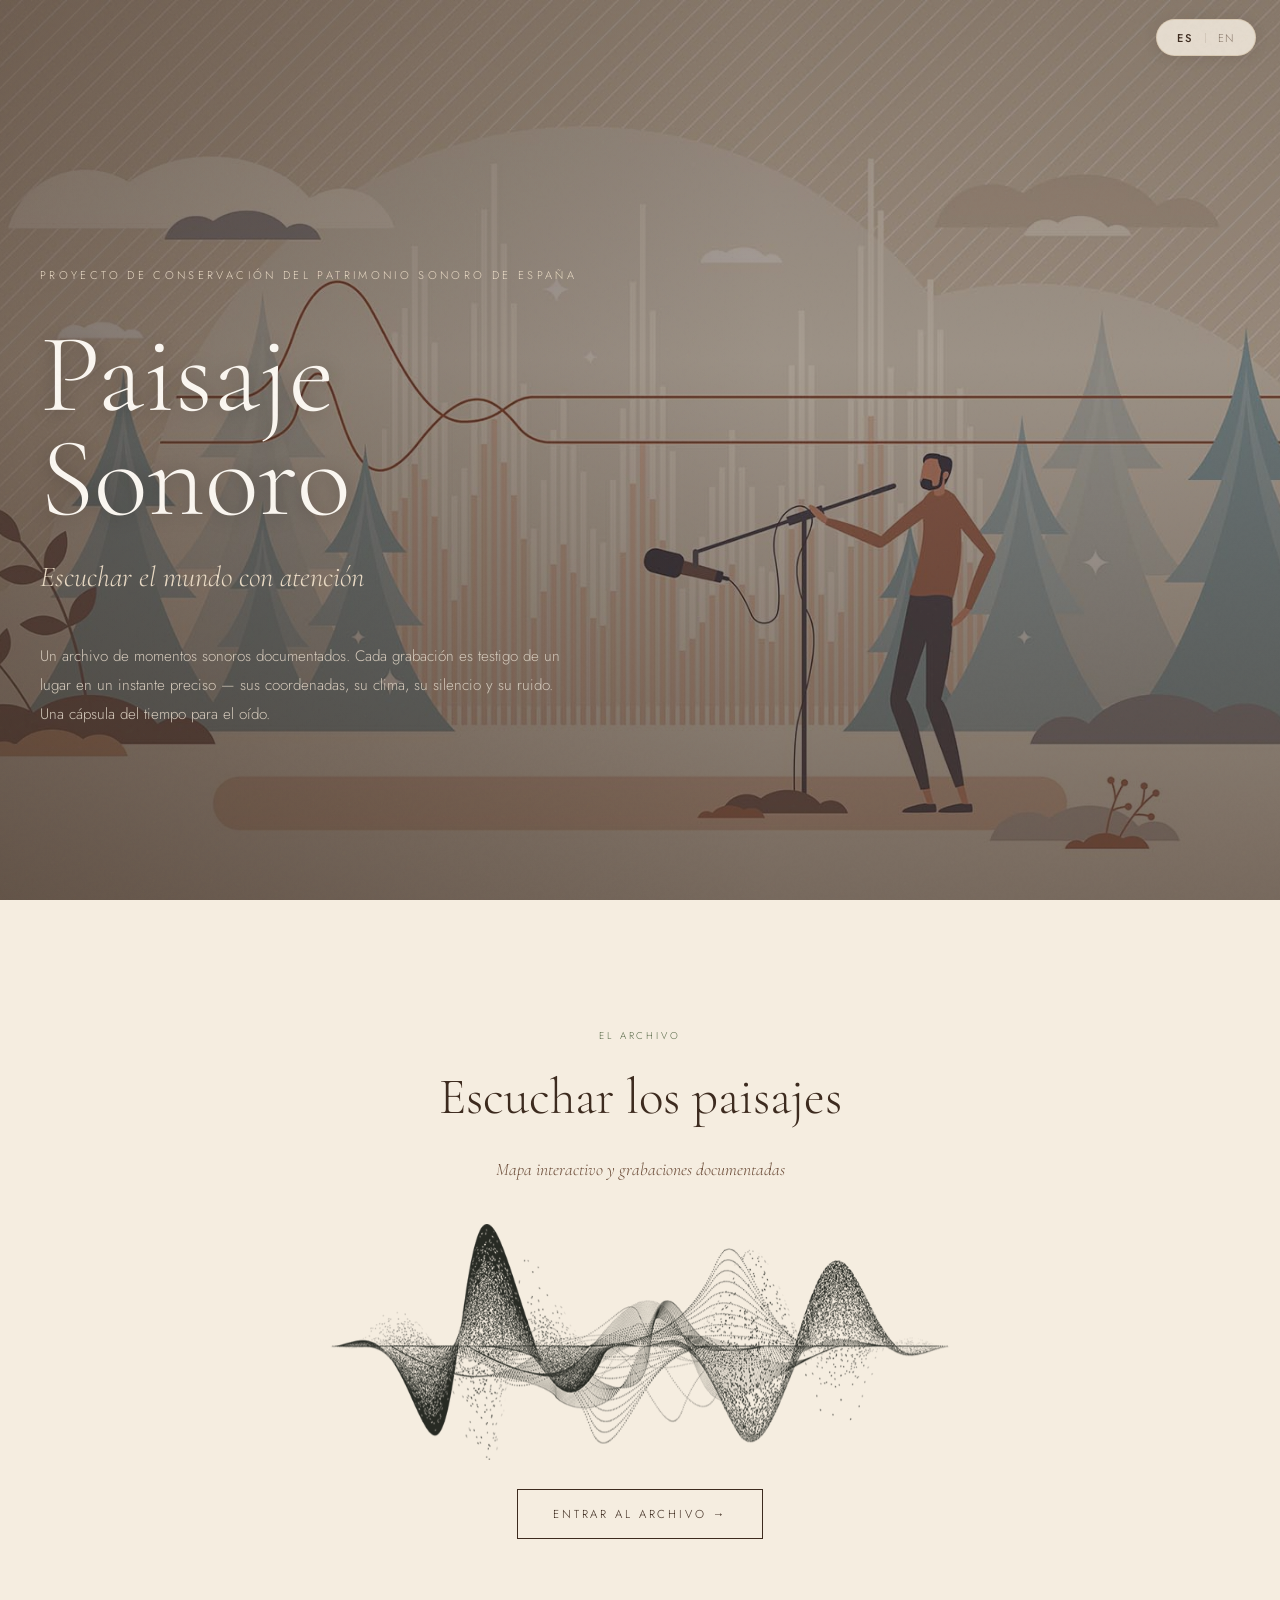
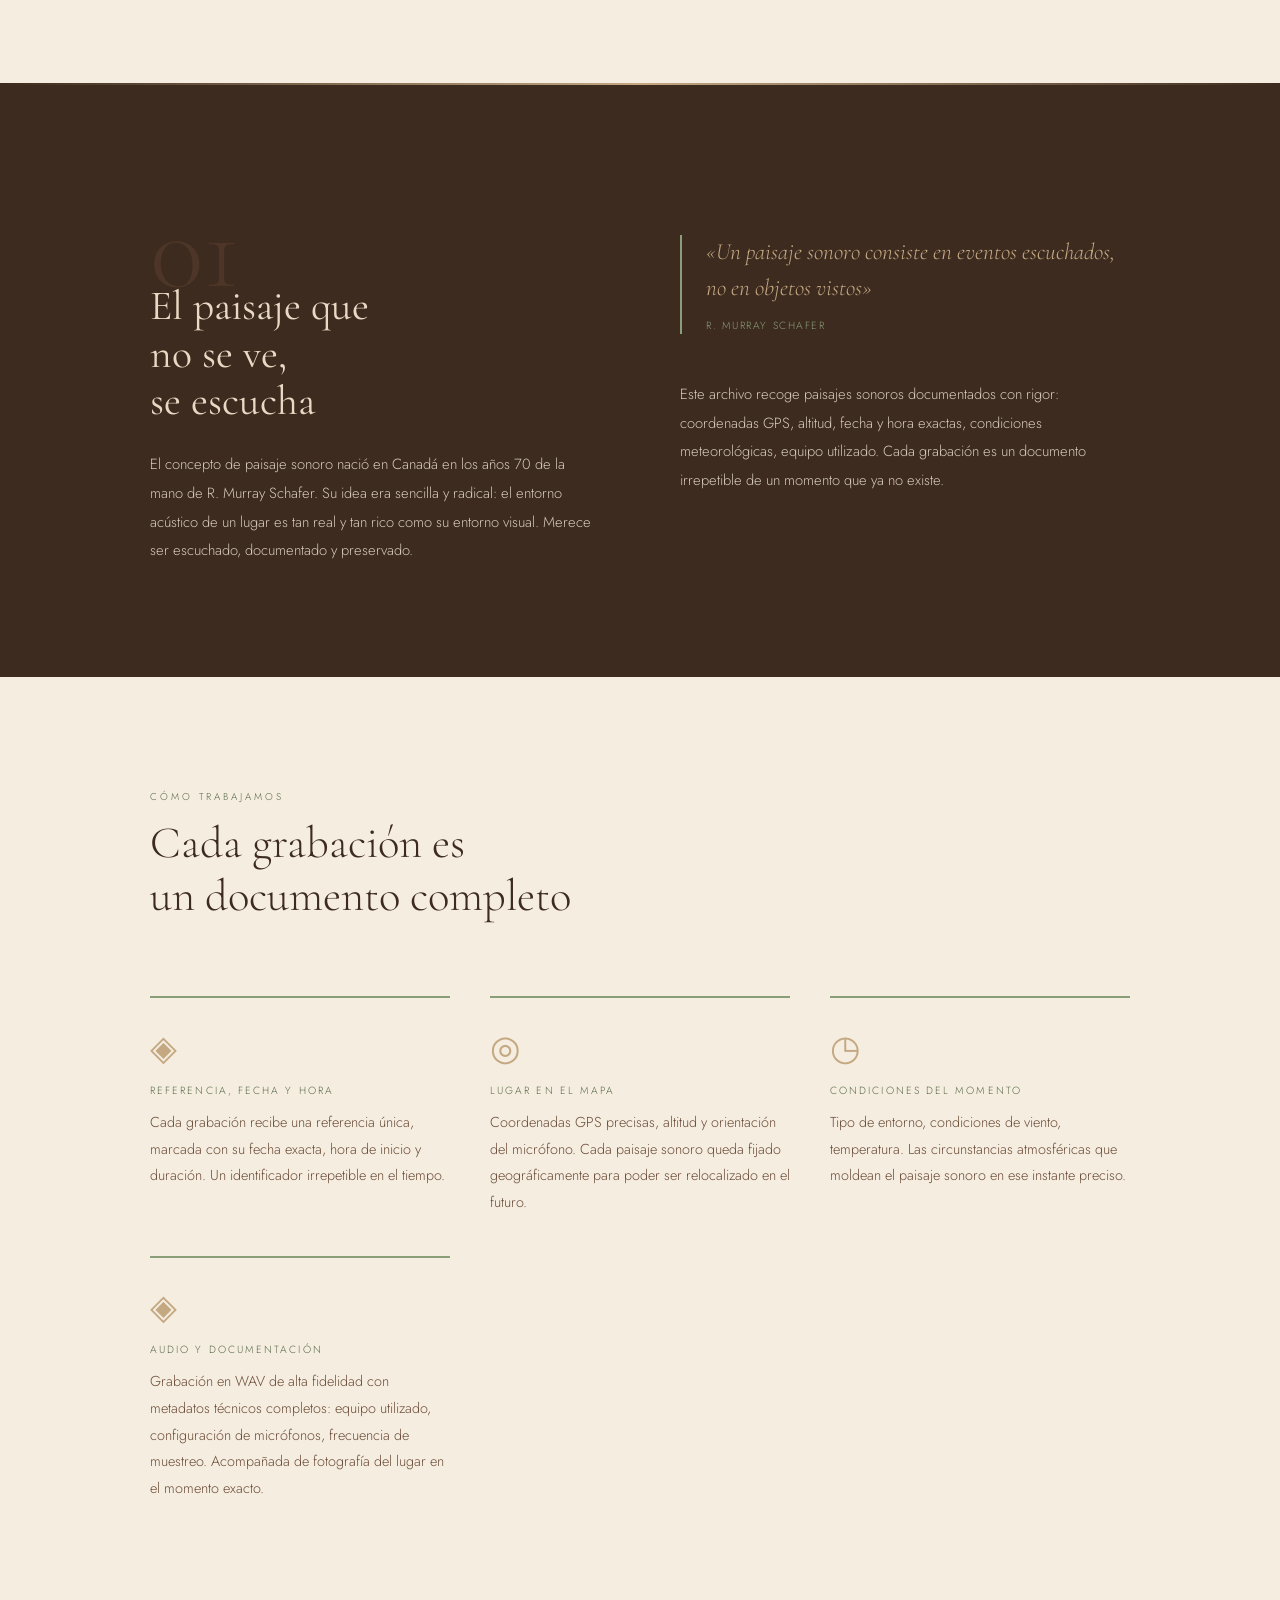
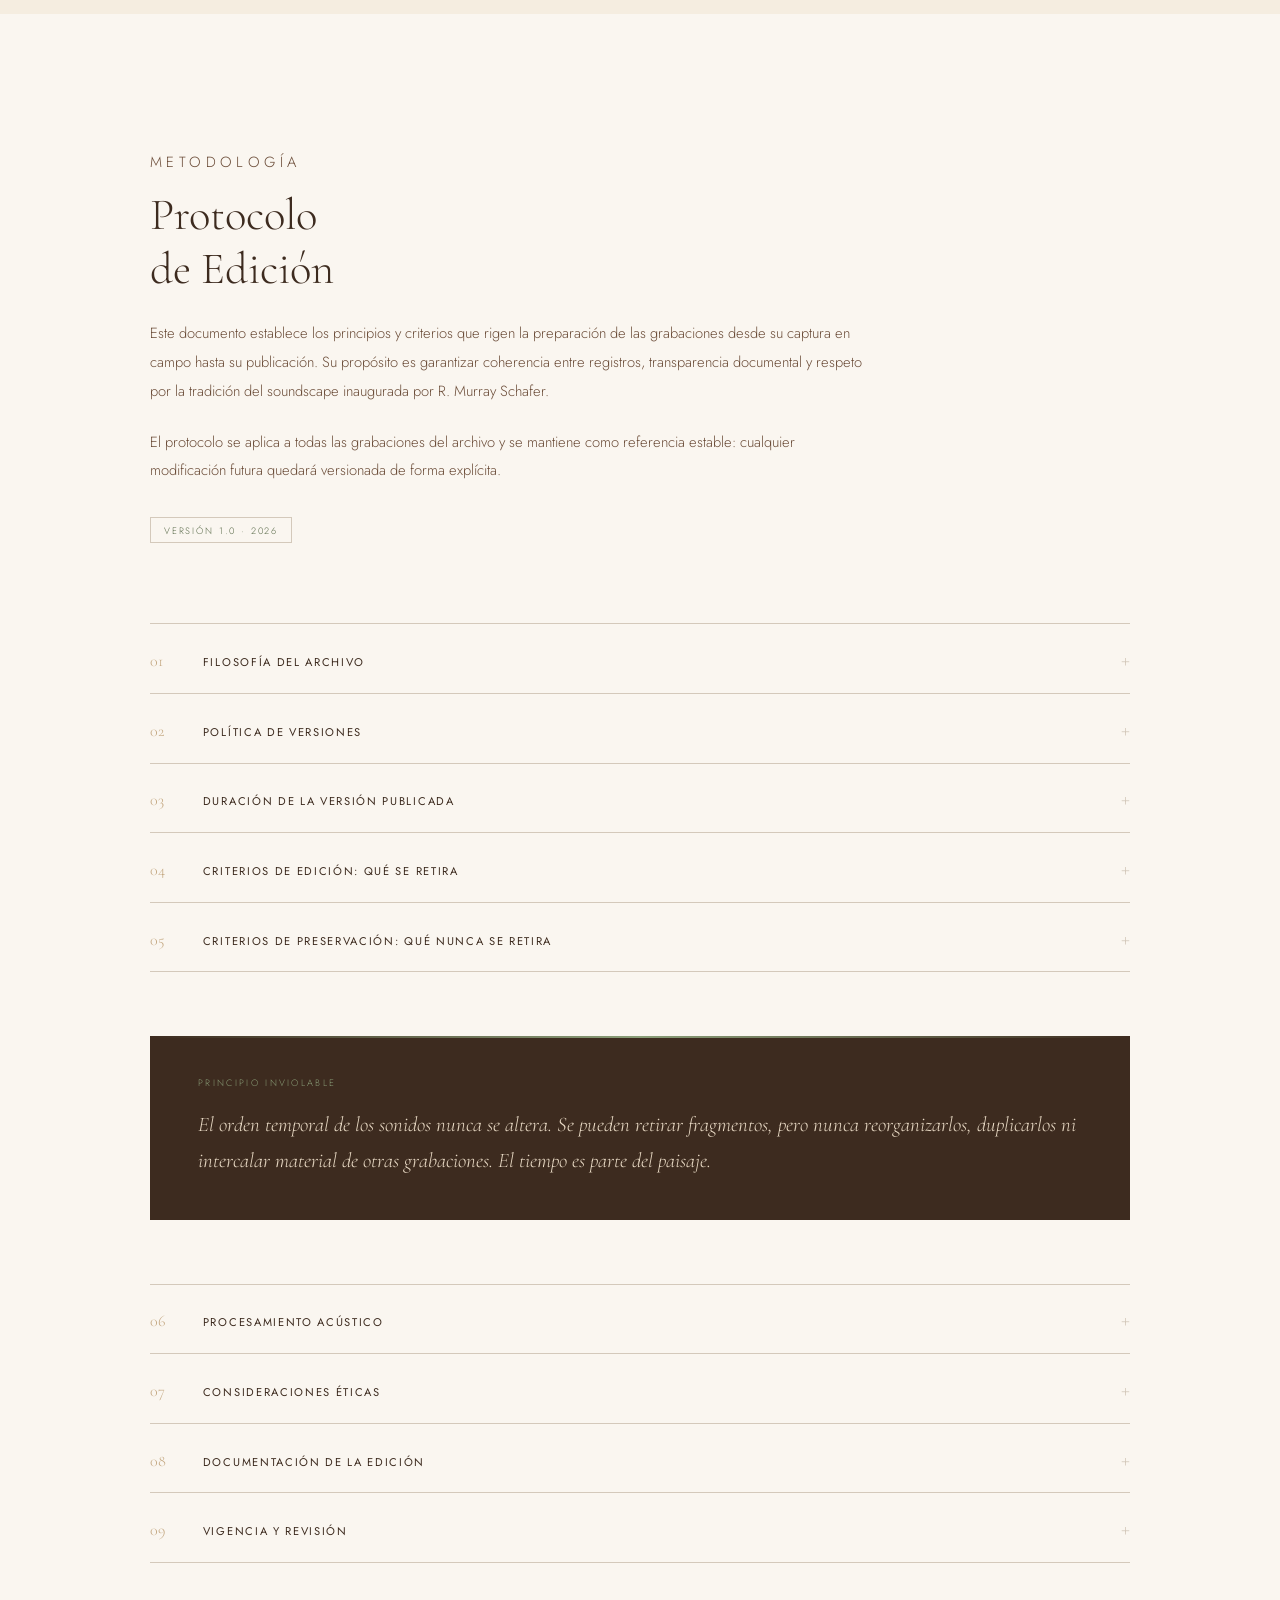
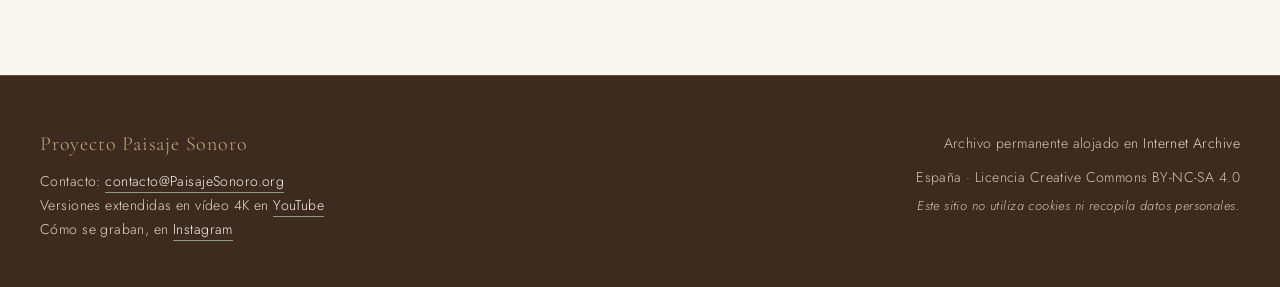
<file: index.html>
<!DOCTYPE html>
<html lang="es">
<head>
  <meta charset="UTF-8">
  <meta name="viewport" content="width=device-width, initial-scale=1.0">

  <title>Paisaje Sonoro · Archivo de paisajes sonoros documentados</title>

  <meta
    name="description"
    data-es="Archivo público y gratuito de paisajes sonoros documentados de España. Cada grabación es testigo de un lugar en un instante preciso."
    data-en="Public, free archive of documented soundscapes from Spain. Each recording witnesses a place at a precise instant."
    content="Archivo público y gratuito de paisajes sonoros documentados de España. Cada grabación es testigo de un lugar en un instante preciso.">

  <!-- Idioma alternativo / canonical -->
  <link rel="canonical" href="https://paisajesonoro.org/">
  <link rel="alternate" hreflang="es" href="https://paisajesonoro.org/">
  <link rel="alternate" hreflang="en" href="https://paisajesonoro.org/">
  <link rel="alternate" hreflang="x-default" href="https://paisajesonoro.org/">

  <!-- Open Graph -->
  <meta property="og:title" content="Paisaje Sonoro · Archivo de paisajes sonoros documentados">
  <meta property="og:description" content="Archivo público y gratuito de paisajes sonoros documentados de España.">
  <meta property="og:image" content="https://paisajesonoro.org/img/hero-grabacion.jpg">
  <meta property="og:url" content="https://paisajesonoro.org/">
  <meta property="og:type" content="website">
  <meta property="og:locale" content="es_ES">
  <meta property="og:locale:alternate" content="en_US">

  <!-- Twitter Card -->
  <meta name="twitter:card" content="summary_large_image">
  <meta name="twitter:title" content="Paisaje Sonoro">
  <meta name="twitter:description" content="Archivo público y gratuito de paisajes sonoros documentados de España.">
  <meta name="twitter:image" content="https://paisajesonoro.org/img/hero-grabacion.jpg">

  <!-- Favicon -->
  <link rel="icon" type="image/svg+xml" href="favicon.svg">
  <link rel="icon" type="image/png" sizes="32x32" href="img/favicon/favicon-32.png">
  <link rel="icon" type="image/png" sizes="16x16" href="img/favicon/favicon-16.png">
  <link rel="apple-touch-icon" sizes="180x180" href="img/favicon/favicon-180.png">
  <link rel="manifest" href="site.webmanifest">
  <meta name="theme-color" content="#3d2b1f">

  <!-- Tipografías (carga asíncrona para no bloquear el render) -->
  <link rel="preconnect" href="https://fonts.googleapis.com">
  <link rel="preconnect" href="https://fonts.gstatic.com" crossorigin>
  <link rel="preload" as="style"
        href="https://fonts.googleapis.com/css2?family=Cormorant+Garamond:ital,wght@0,300;0,400;0,500;1,300;1,400&family=Jost:wght@200;300;400;500&display=swap"
        onload="this.onload=null;this.rel='stylesheet'">
  <noscript>
    <link rel="stylesheet" href="https://fonts.googleapis.com/css2?family=Cormorant+Garamond:ital,wght@0,300;0,400;0,500;1,300;1,400&family=Jost:wght@200;300;400;500&display=swap">
  </noscript>

  <!-- Estilos compartidos -->
  <link rel="stylesheet" href="css/estilos.css?v=e03cbcfe">

  <!-- Toggle de idioma -->
  <script src="js/lang.js?v=927f91c9" defer></script>
</head>
<body>

  <!-- TOGGLE ES/EN -->
  <div class="lang-toggle">
    <button class="lang-btn active" id="btn-es" onclick="setLang('es')">ES</button>
    <div class="lang-divider"></div>
    <button class="lang-btn" id="btn-en" onclick="setLang('en')">EN</button>
  </div>


  <main>

  <!-- SECCIÓN: Hero a sangre con la imagen de la persona grabando -->
  <section class="hero">
    <div class="hero-content">
      <p class="proyecto-label">
        <span class="es">Proyecto de Conservación del Patrimonio Sonoro de España</span>
        <span class="en">Soundscape Heritage Conservation Project of Spain</span>
      </p>
      <h1 class="titulo-principal">Paisaje<br>Sonoro</h1>
      <p class="titulo-secundario">
        <span class="es">Escuchar el mundo con atención</span>
        <span class="en">Listening to the world with attention</span>
      </p>
      <p class="descripcion">
        <span class="es">Un archivo de momentos sonoros documentados. Cada grabación es testigo de un lugar en un instante preciso — sus coordenadas, su clima, su silencio y su ruido. Una cápsula del tiempo para el oído.</span>
        <span class="en">An archive of documented sonic moments. Each recording witnesses a place at a precise instant — its coordinates, its weather, its silence and its sound. A time capsule for the ear.</span>
      </p>
    </div>
  </section>


  <!-- SECCIÓN: Botón de acceso al archivo (con la onda integrada) -->
  <section class="s-acceso">
    <a class="acceso-link" href="archivo.html" aria-label="Entrar al archivo de paisajes sonoros">
      <p class="acceso-label">
        <span class="es">El archivo</span>
        <span class="en">The archive</span>
      </p>
      <h2 class="acceso-titulo">
        <span class="es">Escuchar los paisajes</span>
        <span class="en">Listen to the soundscapes</span>
      </h2>
      <p class="acceso-subtitulo">
        <span class="es">Mapa interactivo y grabaciones documentadas</span>
        <span class="en">Interactive map and documented recordings</span>
      </p>
      <div class="acceso-onda">
        <img src="img/onda-acceso.png" alt="" width="800" height="304">
      </div>
      <span class="acceso-cta">
        <span class="es">Entrar al archivo →</span>
        <span class="en">Enter the archive →</span>
      </span>
    </a>
  </section>


  <!-- SECCIÓN: Concepto -->
  <section class="s-concepto">
    <div class="concepto-inner">
      <div>
        <div class="c-num">01</div>
        <h2 class="c-titulo es">El paisaje que<br>no se ve,<br>se escucha</h2>
        <h2 class="c-titulo en">The landscape<br>unseen,<br>only heard</h2>
        <p class="c-texto es">El concepto de paisaje sonoro nació en Canadá en los años 70 de la mano de R. Murray Schafer. Su idea era sencilla y radical: el entorno acústico de un lugar es tan real y tan rico como su entorno visual. Merece ser escuchado, documentado y preservado.</p>
        <p class="c-texto en">The concept of soundscape was born in Canada in the 1970s through R. Murray Schafer. His idea was simple and radical: the acoustic environment of a place is as real and as rich as its visual environment. It deserves to be heard, documented and preserved.</p>
      </div>
      <div>
        <div class="c-cita es">«Un paisaje sonoro consiste en eventos escuchados, no en objetos vistos»<small>R. Murray Schafer</small></div>
        <div class="c-cita en">"A soundscape consists of events heard, not objects seen"<small>R. Murray Schafer</small></div>
        <br><br>
        <p class="c-texto es">Este archivo recoge paisajes sonoros documentados con rigor: coordenadas GPS, altitud, fecha y hora exactas, condiciones meteorológicas, equipo utilizado. Cada grabación es un documento irrepetible de un momento que ya no existe.</p>
        <p class="c-texto en">This archive collects soundscapes documented with rigour: GPS coordinates, altitude, exact date and time, weather conditions, equipment used. Each recording is an unrepeatable document of a moment that no longer exists.</p>
      </div>
    </div>
  </section>


  <!-- SECCIÓN: Método -->
  <section class="s-metodo">
    <div class="m-header">
      <p class="s-etiqueta es">Cómo trabajamos</p>
      <p class="s-etiqueta en">How we work</p>
      <h2 class="s-titulo es">Cada grabación es<br>un documento completo</h2>
      <h2 class="s-titulo en">Each recording is<br>a complete document</h2>
    </div>
    <div class="m-grid">
      <div class="m-item">
        <span class="m-icono">◈</span>
        <p class="m-nombre es">Referencia, Fecha y Hora</p>
        <p class="m-nombre en">Reference, Date and Time</p>
        <p class="m-desc es">Cada grabación recibe una referencia única, marcada con su fecha exacta, hora de inicio y duración. Un identificador irrepetible en el tiempo.</p>
        <p class="m-desc en">Each recording receives a unique reference, marked with its exact date, start time and duration. An unrepeatable identifier in time.</p>
      </div>
      <div class="m-item">
        <span class="m-icono">◎</span>
        <p class="m-nombre es">Lugar en el Mapa</p>
        <p class="m-nombre en">Place on the Map</p>
        <p class="m-desc es">Coordenadas GPS precisas, altitud y orientación del micrófono. Cada paisaje sonoro queda fijado geográficamente para poder ser relocalizado en el futuro.</p>
        <p class="m-desc en">Precise GPS coordinates, altitude and microphone orientation. Each soundscape is geographically fixed so it can be relocated in the future.</p>
      </div>
      <div class="m-item">
        <span class="m-icono">◷</span>
        <p class="m-nombre es">Condiciones del Momento</p>
        <p class="m-nombre en">Conditions of the Moment</p>
        <p class="m-desc es">Tipo de entorno, condiciones de viento, temperatura. Las circunstancias atmosféricas que moldean el paisaje sonoro en ese instante preciso.</p>
        <p class="m-desc en">Environment type, wind conditions, temperature. The atmospheric circumstances that shape the soundscape at that precise instant.</p>
      </div>
      <div class="m-item">
        <span class="m-icono">◈</span>
        <p class="m-nombre es">Audio y Documentación</p>
        <p class="m-nombre en">Audio and Documentation</p>
        <p class="m-desc es">Grabación en WAV de alta fidelidad con metadatos técnicos completos: equipo utilizado, configuración de micrófonos, frecuencia de muestreo. Acompañada de fotografía del lugar en el momento exacto.</p>
        <p class="m-desc en">High-fidelity WAV recording with complete technical metadata: equipment used, microphone configuration, sampling rate. Accompanied by a photograph of the place at that exact moment.</p>
      </div>
    </div>
  </section>


  <!-- SECCIÓN: Protocolo de edición (9 puntos colapsables) -->
  <section class="s-protocolo">
    <div class="proto-inner">

      <div class="proto-intro">
        <div class="proto-intro-texto">
          <p class="s-etiqueta es">Metodología</p>
          <p class="s-etiqueta en">Methodology</p>
          <h2 class="s-titulo es">Protocolo<br>de Edición</h2>
          <h2 class="s-titulo en">Editing<br>Protocol</h2>
          <p class="es">Este documento establece los principios y criterios que rigen la preparación de las grabaciones desde su captura en campo hasta su publicación. Su propósito es garantizar coherencia entre registros, transparencia documental y respeto por la tradición del soundscape inaugurada por R. Murray Schafer.</p>
          <p class="en">This document establishes the principles and criteria governing the preparation of recordings from field capture to publication. Its purpose is to ensure coherence between records, documentary transparency and respect for the soundscape tradition inaugurated by R. Murray Schafer.</p>
          <p class="es">El protocolo se aplica a todas las grabaciones del archivo y se mantiene como referencia estable: cualquier modificación futura quedará versionada de forma explícita.</p>
          <p class="en">The protocol applies to all archive recordings and is maintained as a stable reference: any future modification will be explicitly versioned.</p>
          <span class="proto-version">Versión 1.0 · 2026</span>
        </div>
      </div>

      <div class="proto-list">

        <details class="proto-item">
          <summary class="proto-header">
            <span class="proto-num">01</span>
            <span class="proto-titulo es">Filosofía del archivo</span>
            <span class="proto-titulo en">Philosophy of the archive</span>
            <span class="proto-flecha">+</span>
          </summary>
          <div class="proto-body">
            <p class="es">Paisaje Sonoro entiende cada grabación como un documento acústico del lugar y del momento, no como una composición artística ni como una reproducción neutra. El archivo es el resultado de una escucha atenta y de unas decisiones explícitas: qué grabar, cuándo grabar, cómo presentar lo grabado. Estas decisiones son parte del contenido documental tanto como los sonidos mismos.</p>
            <p class="en">Paisaje Sonoro understands each recording as an acoustic document of the place and the moment, not as an artistic composition nor as a neutral reproduction. The archive is the result of attentive listening and explicit decisions: what to record, when to record, how to present what was recorded. These decisions are part of the documentary content as much as the sounds themselves.</p>
            <div class="proto-cita">
              <span class="es">«El paisaje sonoro es cualquier entorno acústico considerado como un campo de estudio.»</span>
              <span class="en">"A soundscape is any acoustic environment considered as a field of study."</span>
              <small>R. Murray Schafer</small>
            </div>
            <p class="es">La palabra clave es «considerado». Un paisaje sonoro no es el entorno bruto; es el entorno interpretado por un oyente que presta atención, registrado con intención y presentado con criterio. La curaduría responsable no traiciona esa tradición: la encarna.</p>
            <p class="en">The key word is "considered". A soundscape is not the raw environment; it is the environment interpreted by an attentive listener, recorded with intention and presented with criteria. Responsible curation does not betray that tradition: it embodies it.</p>
          </div>
        </details>

        <details class="proto-item">
          <summary class="proto-header">
            <span class="proto-num">02</span>
            <span class="proto-titulo es">Política de versiones</span>
            <span class="proto-titulo en">Version policy</span>
            <span class="proto-flecha">+</span>
          </summary>
          <div class="proto-body">
            <p class="es">Cada sesión de campo genera una <strong>única versión publicada</strong>: una selección temporal de la grabación, con criterios explícitos de edición, pensada como experiencia de escucha representativa del lugar.</p>
            <p class="en">Each field session generates a <strong>single published version</strong>: a temporal selection of the recording, with explicit editing criteria, designed as a representative listening experience of the place.</p>
            <p class="es">La grabación bruta original puede conservarse o no a criterio del operador, pero <strong>no forma parte del archivo público</strong>. Lo que se publica es la versión curada, y es la única versión que existe en el archivo.</p>
            <p class="en">The original raw recording may be kept or not at the operator's discretion, but <strong>does not form part of the public archive</strong>. What is published is the curated version, and it is the only version that exists in the archive.</p>
          </div>
        </details>

        <details class="proto-item">
          <summary class="proto-header">
            <span class="proto-num">03</span>
            <span class="proto-titulo es">Duración de la versión publicada</span>
            <span class="proto-titulo en">Duration of the published version</span>
            <span class="proto-flecha">+</span>
          </summary>
          <div class="proto-body">
            <p class="es">La versión publicada se ajusta a una horquilla calibrada según el carácter acústico del lugar:</p>
            <p class="en">The published version is adjusted to a calibrated range according to the acoustic character of the place:</p>
            <ul>
              <li><span class="es"><strong>5 a 8 minutos</strong> — paisajes con densidad acústica alta y variación rápida (mercados, orillas de mar con oleaje fuerte, bosques en el coro del amanecer).</span><span class="en"><strong>5 to 8 minutes</strong> — soundscapes with high acoustic density and rapid variation (markets, coastlines with strong surf, forests at dawn chorus).</span></li>
              <li><span class="es"><strong>8 a 12 minutos</strong> — paisajes de densidad e interés medios (costas tranquilas, paseos rurales, plazas de pueblo, interiores de edificios activos).</span><span class="en"><strong>8 to 12 minutes</strong> — soundscapes of medium density and interest (calm coasts, rural walks, village squares, active building interiors).</span></li>
              <li><span class="es"><strong>12 a 18 minutos</strong> — paisajes contemplativos o muy sutiles, donde los eventos sonoros aparecen con intervalos largos (cuevas, campos abiertos, noches en el monte, fuentes aisladas).</span><span class="en"><strong>12 to 18 minutes</strong> — contemplative or very subtle soundscapes, where sound events appear with long intervals (caves, open fields, nights in the mountains, isolated springs).</span></li>
              <li><span class="es"><strong>Más de 18 minutos</strong> — paisajes con una narrativa temporal propia que requiere desplegarse. La duración se justifica en los metadatos.</span><span class="en"><strong>More than 18 minutes</strong> — soundscapes with their own temporal narrative that needs to unfold. Duration is justified in the metadata.</span></li>
            </ul>
            <p class="es">No se publican grabaciones de menos de 5 minutos salvo justificación metodológica explícita.</p>
            <p class="en">Recordings under 5 minutes are not published without explicit methodological justification.</p>
          </div>
        </details>

        <details class="proto-item">
          <summary class="proto-header">
            <span class="proto-num">04</span>
            <span class="proto-titulo es">Criterios de edición: qué se retira</span>
            <span class="proto-titulo en">Editing criteria: what is removed</span>
            <span class="proto-flecha">+</span>
          </summary>
          <div class="proto-body">
            <p class="es">Se retiran de la versión publicada únicamente los siguientes elementos, siempre por selección temporal — nunca por filtrado acústico ni por modificación del sonido:</p>
            <p class="en">Only the following elements are removed from the published version, always by temporal selection — never by acoustic filtering or sound modification:</p>
            <ul>
              <li><span class="es"><strong>Intrusiones acústicas identificadas</strong> — conversaciones humanas inteligibles cuyo contenido identifica a personas concretas o expone información privada.</span><span class="en"><strong>Identified acoustic intrusions</strong> — intelligible human conversations whose content identifies specific people or exposes private information.</span></li>
              <li><span class="es"><strong>Pasajes prolongados sin actividad</strong> — pasajes continuos sin cambios acústicos significativos durante más de dos o tres minutos.</span><span class="en"><strong>Prolonged inactive passages</strong> — continuous passages without significant acoustic changes for more than two or three minutes.</span></li>
              <li><span class="es"><strong>Fallos técnicos puntuales</strong> — roces del operador, golpes de viento sobre el micrófono, fallos del trípode, clicks de manipulación de la grabadora.</span><span class="en"><strong>Punctual technical failures</strong> — operator contact noise, microphone wind strikes, tripod failures, recorder handling clicks.</span></li>
              <li><span class="es"><strong>Eventos electrónicos no representativos</strong> — dispositivos individuales que dominan puntualmente la grabación de forma circunstancial: un móvil muy cercano, una alarma de coche, una sirena aislada.</span><span class="en"><strong>Non-representative electronic events</strong> — individual devices that momentarily dominate the recording in a circumstantial way: a nearby mobile phone, a car alarm, an isolated siren.</span></li>
            </ul>
          </div>
        </details>

        <details class="proto-item">
          <summary class="proto-header">
            <span class="proto-num">05</span>
            <span class="proto-titulo es">Criterios de preservación: qué nunca se retira</span>
            <span class="proto-titulo en">Preservation criteria: what is never removed</span>
            <span class="proto-flecha">+</span>
          </summary>
          <div class="proto-body">
            <p class="es">Los siguientes elementos se mantienen siempre intactos en la versión publicada:</p>
            <p class="en">The following elements are always kept intact in the published version:</p>
            <ul>
              <li><span class="es"><strong>Textura humana no individualizada</strong> — voces lejanas, risas, pasos, conversaciones ininteligibles, ropa rozando, actividad general de personas en el lugar.</span><span class="en"><strong>Non-individualised human texture</strong> — distant voices, laughter, footsteps, unintelligible conversations, rustling clothing, general human activity in the place.</span></li>
              <li><span class="es"><strong>Sonidos naturales del lugar</strong> — olas, viento, lluvia, aves, insectos, follaje, agua corriente, animales. Aunque sean fuertes, monótonos o inesperados.</span><span class="en"><strong>Natural sounds of the place</strong> — waves, wind, rain, birds, insects, foliage, running water, animals. Even if they are loud, monotonous or unexpected.</span></li>
              <li><span class="es"><strong>Sonidos infraestructurales del entorno</strong> — tráfico lejano, campanas, sirenas municipales, trenes, aviones de paso, obras habituales de la zona.</span><span class="en"><strong>Infrastructural sounds of the environment</strong> — distant traffic, bells, municipal sirens, trains, overflying aircraft, regular local construction.</span></li>
            </ul>
          </div>
        </details>

      </div>

      <!-- Principio inviolable, intercalado en mitad del listado -->
      <div class="proto-principio">
        <p class="proto-p-label es">Principio inviolable</p>
        <p class="proto-p-label en">Inviolable principle</p>
        <p class="proto-p-texto es">El orden temporal de los sonidos nunca se altera. Se pueden retirar fragmentos, pero nunca reorganizarlos, duplicarlos ni intercalar material de otras grabaciones. El tiempo es parte del paisaje.</p>
        <p class="proto-p-texto en">The temporal order of sounds is never altered. Fragments may be removed, but never rearranged, duplicated or interspersed with material from other recordings. Time is part of the landscape.</p>
      </div>

      <div class="proto-list">

        <details class="proto-item">
          <summary class="proto-header">
            <span class="proto-num">06</span>
            <span class="proto-titulo es">Procesamiento acústico</span>
            <span class="proto-titulo en">Acoustic processing</span>
            <span class="proto-flecha">+</span>
          </summary>
          <div class="proto-body">
            <p class="es">La versión publicada no aplica ningún procesamiento orientado a colorear, embellecer o transformar el sonido capturado. No se usan compresores, reducción de ruido, reverberación añadida, cambios de pitch, reajustes de estereofonía ni ecualización estética.</p>
            <p class="en">The published version applies no processing aimed at colouring, beautifying or transforming the captured sound. No compressors, noise reduction, added reverb, pitch changes, stereo readjustments or aesthetic equalisation.</p>
            <p class="es">Se admiten únicamente las siguientes operaciones, todas ellas concebidas como preservativas y orientadas a la fidelidad al paisaje real:</p>
            <p class="en">Only the following operations are permitted, all conceived as preservative and oriented toward fidelity to the real landscape:</p>
            <ul>
              <li><span class="es"><strong>Fundidos técnicos</strong> — eliminación de breves transientes al inicio y final de la grabación para evitar clicks en la reproducción, con duración inferior a 50 milisegundos.</span><span class="en"><strong>Technical fades</strong> — elimination of brief transients at the beginning and end of the recording to avoid playback clicks, under 50 milliseconds duration.</span></li>
              <li><span class="es"><strong>Ecualización correctiva mínima</strong> — restitución suave del rango espectral cuando una limitación técnica de captura (ganancia baja en entornos saturados o muy ruidosos, condiciones de viento, sensibilidad del micrófono) ha apagado la respuesta natural del paisaje. Su único objetivo es que la grabación se aproxime al sonido que el oído humano percibió en el lugar; nunca colorear, embellecer ni enfatizar. Cuando se aplica, se documenta en las incidencias de la ficha del paisaje.</span><span class="en"><strong>Minimal corrective equalisation</strong> — gentle restoration of the spectral range when a technical capture limitation (low gain in saturated or very noisy environments, wind, microphone sensitivity) has dampened the landscape's natural response. Its only goal is for the recording to approach the sound the human ear perceived in the place; never to colour, beautify or emphasise. When applied, it is documented in the incidents field of the landscape entry.</span></li>
            </ul>
          </div>
        </details>

        <details class="proto-item">
          <summary class="proto-header">
            <span class="proto-num">07</span>
            <span class="proto-titulo es">Consideraciones éticas</span>
            <span class="proto-titulo en">Ethical considerations</span>
            <span class="proto-flecha">+</span>
          </summary>
          <div class="proto-body">
            <p class="es">Las grabaciones se realizan en espacios públicos o con permiso explícito en espacios privados. Las personas cuyas voces aparecen en las grabaciones no han dado consentimiento individual; por este motivo, el criterio de retirar conversaciones inteligibles tiene también una dimensión de protección de la intimidad, no solamente metodológica.</p>
            <p class="en">Recordings are made in public spaces or with explicit permission in private spaces. People whose voices appear in the recordings have not given individual consent; for this reason, the criterion of removing intelligible conversations also has a privacy protection dimension, not only a methodological one.</p>
            <p class="es">Cuando una grabación incluye eventos humanos singulares que merecen documentarse (una fiesta popular, una procesión, un evento público anunciado), la presencia de voces se considera parte legítima del documento y se preserva, salvo que alguna conversación individual identifique a personas concretas en asuntos privados.</p>
            <p class="en">When a recording includes singular human events worth documenting (a popular festival, a procession, a publicly announced event), the presence of voices is considered a legitimate part of the document and is preserved, unless an individual conversation identifies specific people in private matters.</p>
          </div>
        </details>

        <details class="proto-item">
          <summary class="proto-header">
            <span class="proto-num">08</span>
            <span class="proto-titulo es">Documentación de la edición</span>
            <span class="proto-titulo en">Edition documentation</span>
            <span class="proto-flecha">+</span>
          </summary>
          <div class="proto-body">
            <p class="es">Cada grabación publicada incluye en sus metadatos la siguiente información de trazabilidad editorial: geolocalización con coordenadas y altitud, hora, fecha, equipo de grabación, condiciones meteorológicas y los demás datos recogidos en la ficha de campo.</p>
            <p class="en">Each published recording includes in its metadata the following editorial traceability information: geolocation with coordinates and altitude, time, date, recording equipment, weather conditions and the other data gathered in the field sheet.</p>
            <p class="es">Este registro garantiza que cualquier persona pueda reconstruir mentalmente el contexto del documento a partir de la versión publicada y los datos de localización.</p>
            <p class="en">This record ensures that anyone can mentally reconstruct the context of the document from the published version and location data.</p>
          </div>
        </details>

        <details class="proto-item">
          <summary class="proto-header">
            <span class="proto-num">09</span>
            <span class="proto-titulo es">Vigencia y revisión</span>
            <span class="proto-titulo en">Validity and revision</span>
            <span class="proto-flecha">+</span>
          </summary>
          <div class="proto-body">
            <p class="es">Este protocolo se revisa periódicamente a medida que el archivo crece y la experiencia metodológica lo aconseja. Cualquier modificación se hace pública con su fecha y número de versión, y se aplica solo a grabaciones posteriores. Las grabaciones ya publicadas conservan la versión del protocolo bajo la cual fueron editadas.</p>
            <p class="en">This protocol is reviewed periodically as the archive grows and methodological experience advises. Any modification is made public with its date and version number, and applies only to subsequent recordings. Already published recordings retain the protocol version under which they were edited.</p>
          </div>
        </details>

      </div>
    </div>
  </section>


  </main>

  <!-- SECCIÓN: Footer -->
  <footer>
    <div>
      <div class="f-marca">Proyecto Paisaje Sonoro</div>
      <div class="f-contacto">
        <span class="es">Contacto: </span>
        <span class="en">Contact: </span>
        <a href="mailto:contacto@paisajesonoro.org">contacto@PaisajeSonoro.org</a>
      </div>
      <div class="f-youtube">
        <span class="es">Versiones extendidas en vídeo 4K en </span>
        <span class="en">Extended versions in 4K video on </span>
        <a href="https://www.youtube.com/@PaisajeSonoroOrg" target="_blank" rel="noopener">YouTube</a>
      </div>
      <div class="f-instagram">
        <span class="es">Cómo se graban, en </span>
        <span class="en">How they are recorded, on </span>
        <a href="https://www.instagram.com/paisajesonoroorg/" target="_blank" rel="noopener">Instagram</a>
      </div>
    </div>
    <div class="f-info">
      <p>
        <span class="es">Archivo permanente alojado en </span>
        <span class="en">Permanent archive hosted on </span>
        <a href="https://archive.org" target="_blank" rel="noopener">Internet Archive</a>
      </p>
      <p class="f-licencia">
        <span class="es">España · Licencia Creative Commons BY-NC-SA 4.0</span>
        <span class="en">Spain · Creative Commons BY-NC-SA 4.0 License</span>
      </p>
      <p class="f-privacidad">
        <span class="es">Este sitio no utiliza cookies ni recopila datos personales.</span>
        <span class="en">This site does not use cookies or collect personal data.</span>
      </p>
    </div>
  </footer>


  <!-- Animación de entrada de bloques al hacer scroll -->
  <script>
    const obs = new IntersectionObserver(entries => {
      entries.forEach(e => {
        if (e.isIntersecting) {
          e.target.style.opacity = '1';
          e.target.style.transform = 'translateY(0)';
        }
      });
    }, { threshold: 0.1 });

    document.querySelectorAll('.m-item, .concepto-inner > div').forEach(el => {
      el.style.opacity = '0';
      el.style.transform = 'translateY(25px)';
      el.style.transition = 'opacity .8s ease, transform .8s ease';
      obs.observe(el);
    });
  </script>

</body>
</html>
</file>
<file: css/estilos.css>
/* =========================================================
   PAISAJE SONORO — Hoja de estilos compartida
   Versión 1.0 · 2026
   ========================================================= */


/* === VARIABLES === */
:root {
  --tierra: #3d2b1f;
  --tierra-medio: #6b4c38;
  --arena: #c4a882;
  --arena-claro: #e8d9c4;
  --papel: #f5ede0;
  --musgo: #5a6b4a;
  --musgo-claro: #8a9e78;
  --piedra: #8c7b6e;
  --niebla: #d4c9bb;
  --blanco: #faf6f0;
}


/* === RESET Y BASE === */
*, *::before, *::after {
  margin: 0;
  padding: 0;
  box-sizing: border-box;
}

html { scroll-behavior: smooth; }

body {
  background: var(--blanco);
  color: var(--tierra);
  font-family: 'Jost', sans-serif;
  font-weight: 300;
  overflow-x: hidden;
}

/* Textura de grano sutil sobre toda la página */
body::before {
  content: '';
  position: fixed;
  inset: 0;
  background-image: url("data:image/svg+xml,%3Csvg viewBox='0 0 200 200' xmlns='http://www.w3.org/2000/svg'%3E%3Cfilter id='n'%3E%3CfeTurbulence type='fractalNoise' baseFrequency='0.85' numOctaves='4' stitchTiles='stitch'/%3E%3C/filter%3E%3Crect width='100%25' height='100%25' filter='url(%23n)' opacity='0.04'/%3E%3C/svg%3E");
  pointer-events: none;
  z-index: 1000;
  opacity: .5;
}


/* === TOGGLE DE IDIOMA === */
/* Pastilla translúcida con blur — no se confunde con el texto al escrolear */
.lang-toggle {
  position: fixed;
  top: 1.2rem;
  right: 1.5rem;
  z-index: 200;
  display: flex;
  gap: .4rem;
  align-items: center;
  background: rgba(245, 237, 224, 0.85);
  -webkit-backdrop-filter: blur(10px);
  backdrop-filter: blur(10px);
  padding: .45rem .9rem;
  border-radius: 100px;
  border: 1px solid rgba(196, 168, 130, 0.35);
  box-shadow: 0 2px 14px rgba(61, 43, 31, 0.10);
}

.lang-btn {
  background: none;
  border: none;
  font-family: 'Jost', sans-serif;
  font-weight: 300;
  font-size: .7rem;
  letter-spacing: .15em;
  text-transform: uppercase;
  color: var(--piedra);
  cursor: pointer;
  padding: .15rem .35rem;
  transition: color .3s;
}

.lang-btn.active {
  color: var(--tierra);
  font-weight: 500;
}

.lang-divider {
  width: 1px;
  height: 10px;
  background: var(--niebla);
}

.en { display: none; }


/* === HERO === */
.hero {
  position: relative;
  min-height: 100vh;
  background-image: url('../img/hero-grabacion.jpg');
  background-size: cover;
  background-position: center;
  background-repeat: no-repeat;
  display: flex;
  flex-direction: column;
  justify-content: center;
  padding: 4rem 2.5rem 3rem;
  isolation: isolate;
}

/* Overlay oscuro para legibilidad del texto */
.hero::before {
  content: '';
  position: absolute;
  inset: 0;
  z-index: -1;
  background:
    linear-gradient(180deg, rgba(61,43,31,.55) 0%, rgba(61,43,31,.45) 40%, rgba(61,43,31,.7) 100%),
    linear-gradient(90deg, rgba(61,43,31,.35) 0%, rgba(61,43,31,0) 60%);
}

.hero-content {
  display: flex;
  flex-direction: column;
  justify-content: center;
  max-width: 850px;
  padding-top: 5rem;
}

.proyecto-label {
  font-size: .7rem;
  letter-spacing: .3em;
  text-transform: uppercase;
  color: var(--arena-claro);
  margin-bottom: 2.5rem;
  opacity: 0;
  animation: fadeUp 1s ease .3s forwards;
}

.titulo-principal {
  font-family: 'Cormorant Garamond', serif;
  font-weight: 300;
  font-size: clamp(3.5rem, 9vw, 7rem);
  line-height: .93;
  color: var(--blanco);
  margin-bottom: .25em;
  text-shadow: 0 2px 18px rgba(0,0,0,.25);
  opacity: 0;
  animation: fadeUp 1.2s ease .5s forwards;
}

.titulo-secundario {
  font-family: 'Cormorant Garamond', serif;
  font-weight: 300;
  font-style: italic;
  font-size: clamp(1.1rem, 2.5vw, 1.8rem);
  color: var(--arena-claro);
  margin-bottom: 3rem;
  opacity: 0;
  animation: fadeUp 1.2s ease .7s forwards;
}

.descripcion {
  max-width: 540px;
  font-size: .95rem;
  line-height: 1.9;
  color: var(--niebla);
  opacity: 0;
  animation: fadeUp 1.2s ease .9s forwards;
}


/* === ACCESO AL ARCHIVO === */
.s-acceso {
  padding: 6rem 2.5rem 7rem;
  background: var(--papel);
  text-align: center;
}

.acceso-link {
  display: inline-flex;
  flex-direction: column;
  align-items: center;
  gap: 1.3rem;
  text-decoration: none;
  color: inherit;
  padding: 2rem 1.5rem;
  max-width: 720px;
  width: 100%;
  cursor: pointer;
  transition: transform .4s ease;
}

.acceso-link:hover {
  transform: translateY(-3px);
}

.acceso-label {
  font-size: .62rem;
  letter-spacing: .3em;
  text-transform: uppercase;
  color: var(--musgo);
  margin-bottom: .3rem;
}

.acceso-titulo {
  font-family: 'Cormorant Garamond', serif;
  font-weight: 300;
  font-size: clamp(2rem, 4.5vw, 3.2rem);
  color: var(--tierra);
  line-height: 1.1;
  margin-bottom: .8rem;
}

.acceso-subtitulo {
  font-family: 'Cormorant Garamond', serif;
  font-style: italic;
  font-size: 1.1rem;
  color: var(--tierra-medio);
  margin-bottom: 1.5rem;
}

.acceso-onda {
  width: 100%;
  max-width: 620px;
  opacity: .85;
  transition: opacity .4s ease;
  mix-blend-mode: multiply;
}

.acceso-onda img {
  width: 100%;
  height: auto;
  display: block;
}

.acceso-link:hover .acceso-onda {
  opacity: 1;
}

.acceso-cta {
  display: inline-flex;
  align-items: center;
  gap: .8rem;
  font-size: .72rem;
  letter-spacing: .25em;
  text-transform: uppercase;
  color: var(--tierra);
  padding: 1rem 2.2rem;
  border: 1px solid var(--tierra);
  margin-top: .5rem;
  transition: background .35s ease, color .35s ease;
}

.acceso-link:hover .acceso-cta {
  background: var(--tierra);
  color: var(--blanco);
}


/* === CONCEPTO === */
.s-concepto {
  padding: 7rem 2.5rem;
  background: var(--tierra);
  position: relative;
  overflow: hidden;
}

.s-concepto::before {
  content: '';
  position: absolute;
  top: 0;
  left: 0;
  right: 0;
  height: 2px;
  background: linear-gradient(90deg, transparent, var(--arena), transparent);
}

.concepto-inner {
  max-width: 980px;
  margin: 0 auto;
  display: grid;
  grid-template-columns: 1fr 1fr;
  gap: 5rem;
  align-items: start;
}

.c-num {
  font-family: 'Cormorant Garamond', serif;
  font-size: 7rem;
  line-height: 1;
  color: var(--tierra-medio);
  opacity: .35;
  margin-bottom: -1.5rem;
}

.c-titulo {
  font-family: 'Cormorant Garamond', serif;
  font-weight: 400;
  font-size: 2.6rem;
  color: var(--arena-claro);
  line-height: 1.15;
  margin-bottom: 1.5rem;
}

.c-texto {
  font-size: .92rem;
  line-height: 1.95;
  color: var(--niebla);
}

.c-cita {
  font-family: 'Cormorant Garamond', serif;
  font-style: italic;
  font-size: 1.45rem;
  color: var(--arena);
  line-height: 1.55;
  padding-left: 1.5rem;
  border-left: 2px solid var(--musgo-claro);
  margin-top: 2.5rem;
}

.c-cita small {
  display: block;
  font-size: .65rem;
  font-family: 'Jost', sans-serif;
  font-style: normal;
  letter-spacing: .15em;
  text-transform: uppercase;
  color: var(--musgo-claro);
  margin-top: .7rem;
}


/* === MÉTODO === */
.s-metodo {
  padding: 7rem 2.5rem;
  background: var(--papel);
}

.m-header {
  max-width: 980px;
  margin: 0 auto 4.5rem;
}

.s-etiqueta {
  font-size: .62rem;
  letter-spacing: .3em;
  text-transform: uppercase;
  color: var(--musgo);
  margin-bottom: .8rem;
}

.s-titulo {
  font-family: 'Cormorant Garamond', serif;
  font-weight: 300;
  font-size: clamp(1.8rem, 3.5vw, 3rem);
  color: var(--tierra);
  line-height: 1.2;
}

.m-grid {
  max-width: 980px;
  margin: 0 auto;
  display: grid;
  grid-template-columns: repeat(3, 1fr);
  gap: 2.5rem;
}

.m-item {
  padding-top: 1.8rem;
  border-top: 2px solid var(--musgo-claro);
}

.m-icono {
  font-family: 'Cormorant Garamond', serif;
  font-size: 2.2rem;
  color: var(--arena);
  margin-bottom: .8rem;
  display: block;
}

.m-nombre {
  font-size: .65rem;
  letter-spacing: .2em;
  text-transform: uppercase;
  color: var(--musgo);
  margin-bottom: .7rem;
}

.m-desc {
  font-size: .9rem;
  line-height: 1.85;
  color: var(--tierra-medio);
}


/* === PROTOCOLO === */
.s-protocolo {
  padding: 7rem 2.5rem;
  background: var(--blanco);
  position: relative;
}

.proto-inner {
  max-width: 980px;
  margin: 0 auto;
}

.proto-intro {
  margin-bottom: 5rem;
  max-width: 720px;
}

.proto-intro-texto p {
  margin-top: 1.4rem;
  font-size: .92rem;
  line-height: 1.95;
  color: var(--tierra-medio);
}

.proto-version {
  display: inline-block;
  margin-top: 2rem;
  font-size: .58rem;
  letter-spacing: .2em;
  text-transform: uppercase;
  color: var(--musgo);
  padding: .35rem .8rem;
  border: 1px solid var(--niebla);
}

.proto-list {
  border-top: 1px solid var(--niebla);
}

.proto-item {
  border-bottom: 1px solid var(--niebla);
}

.proto-header {
  display: flex;
  align-items: baseline;
  gap: 1.5rem;
  padding: 1.3rem 0;
  cursor: pointer;
  list-style: none;
  user-select: none;
  -webkit-user-select: none;
}

.proto-header::-webkit-details-marker { display: none; }

.proto-num {
  font-family: 'Cormorant Garamond', serif;
  font-size: 1rem;
  color: var(--arena);
  flex-shrink: 0;
  width: 1.8rem;
}

.proto-titulo {
  flex: 1;
  font-size: .7rem;
  letter-spacing: .15em;
  text-transform: uppercase;
  color: var(--tierra);
  font-weight: 400;
}

.proto-flecha {
  font-family: 'Cormorant Garamond', serif;
  font-size: 1.4rem;
  color: var(--niebla);
  margin-left: auto;
  flex-shrink: 0;
  transition: transform .35s ease, color .35s ease;
}

details[open] .proto-flecha {
  transform: rotate(45deg);
  color: var(--musgo-claro);
}

.proto-body {
  padding: 0 0 2.2rem 3.3rem;
  font-size: .9rem;
  line-height: 2;
  color: var(--tierra-medio);
}

.proto-body p + p { margin-top: .8rem; }

.proto-body ul {
  margin: .9rem 0;
  list-style: none;
}

.proto-body ul li {
  position: relative;
  padding-left: 1.2rem;
  margin-bottom: .6rem;
}

.proto-body ul li::before {
  content: '·';
  position: absolute;
  left: 0;
  color: var(--musgo-claro);
}

.proto-body strong {
  color: var(--tierra);
  font-weight: 400;
}

.proto-principio {
  margin: 4rem 0;
  padding: 2.5rem 3rem;
  background: var(--tierra);
  position: relative;
}

.proto-principio::before {
  content: '';
  position: absolute;
  top: 0;
  left: 0;
  right: 0;
  height: 2px;
  background: linear-gradient(90deg, transparent, var(--musgo-claro), transparent);
}

.proto-p-label {
  font-size: .58rem;
  letter-spacing: .25em;
  text-transform: uppercase;
  color: var(--musgo-claro);
  margin-bottom: 1.1rem;
}

.proto-p-texto {
  font-family: 'Cormorant Garamond', serif;
  font-style: italic;
  font-size: 1.3rem;
  color: var(--arena-claro);
  line-height: 1.75;
}

.proto-cita {
  font-family: 'Cormorant Garamond', serif;
  font-style: italic;
  font-size: 1.15rem;
  color: var(--tierra-medio);
  line-height: 1.55;
  padding-left: 1.5rem;
  border-left: 2px solid var(--musgo-claro);
  margin: 1.2rem 0;
}

.proto-cita small {
  display: block;
  font-size: .62rem;
  font-family: 'Jost', sans-serif;
  font-style: normal;
  letter-spacing: .15em;
  text-transform: uppercase;
  color: var(--musgo);
  margin-top: .6rem;
}


/* === FOOTER === */
footer {
  padding: 3.5rem 2.5rem 2.8rem;
  background: var(--tierra);
  display: flex;
  justify-content: space-between;
  align-items: flex-start;
  flex-wrap: wrap;
  gap: 2.5rem;
  border-top: 1px solid var(--tierra-medio);
}

.f-marca {
  font-family: 'Cormorant Garamond', serif;
  font-size: 1.25rem;
  color: var(--arena);
  letter-spacing: .04em;
  margin-bottom: .9rem;
}

.f-contacto {
  font-size: .88rem;
  color: var(--arena-claro);
  letter-spacing: .03em;
  line-height: 1.7;
}

.f-contacto a {
  color: var(--blanco);
  text-decoration: none;
  border-bottom: 1px solid var(--musgo-claro);
  padding-bottom: 1px;
  transition: color .3s, border-color .3s;
}

.f-contacto a:hover {
  color: var(--arena);
  border-bottom-color: var(--arena);
}

/* Canal de YouTube: mismo aspecto que la línea de contacto, justo debajo. */
.f-youtube,
.f-instagram {
  font-size: .88rem;
  color: var(--arena-claro);
  letter-spacing: .03em;
  line-height: 1.7;
}

.f-youtube a,
.f-instagram a {
  color: var(--blanco);
  text-decoration: none;
  border-bottom: 1px solid var(--musgo-claro);
  padding-bottom: 1px;
  transition: color .3s, border-color .3s;
}

.f-youtube a:hover,
.f-instagram a:hover {
  color: var(--arena);
  border-bottom-color: var(--arena);
}

.f-info {
  font-size: .88rem;
  color: var(--niebla);
  text-align: right;
  letter-spacing: .03em;
  line-height: 1.7;
  max-width: 360px;
}

.f-info a {
  color: var(--arena-claro);
  text-decoration: none;
  border-bottom: 1px solid transparent;
  transition: color .3s, border-color .3s;
}

.f-info a:hover {
  color: var(--blanco);
  border-bottom-color: var(--arena-claro);
}

.f-licencia {
  margin-top: .6rem;
  color: var(--niebla);
}

.f-privacidad {
  margin-top: .35rem;
  color: var(--niebla);
  font-size: .8rem;
  font-style: italic;
}


/* === ANIMACIONES === */
@keyframes fadeUp {
  from { opacity: 0; transform: translateY(18px); }
  to   { opacity: 1; transform: translateY(0); }
}

@keyframes fadeIn {
  from { opacity: 0; }
  to   { opacity: 1; }
}


/* === RESPONSIVE === */
@media (max-width: 768px) {
  .lang-toggle {
    top: .9rem;
    right: 1rem;
    padding: .4rem .75rem;
  }

  .hero {
    padding: 3rem 1.5rem 2rem;
    background-position: center center;
  }

  /* En móvil vertical, variante con encuadre portrait del hero */
  @media (orientation: portrait) {
    .hero {
      background-image: url('../img/hero-grabacion-movil.jpg');
    }
  }

  .hero-content {
    padding-top: 4rem;
  }

  .descripcion {
    font-size: .95rem;
  }

  .s-acceso {
    padding: 4.5rem 1.5rem 5rem;
  }

  .s-concepto, .s-metodo, .s-protocolo {
    padding: 5rem 1.5rem;
  }

  .concepto-inner {
    grid-template-columns: 1fr;
    gap: 3rem;
  }

  .m-grid {
    grid-template-columns: 1fr;
    gap: 2rem;
  }

  .proto-body {
    padding-left: 1.5rem;
  }

  .proto-principio {
    padding: 2rem 1.5rem;
  }

  footer {
    flex-direction: column;
    text-align: center;
    padding: 3rem 1.5rem 2.5rem;
    gap: 2rem;
  }

  .f-info {
    text-align: center;
    max-width: none;
  }
}


/* =========================================================
   PÁGINAS INTERNAS — archivo, municipios, paisajes
   ========================================================= */

/* === CABECERA INTERNA === */
.cabecera-interna {
  padding: 6.5rem 2.5rem 1.8rem;
  background: var(--papel);
  border-bottom: 1px solid var(--niebla);
}

.cabecera-inner {
  max-width: 1280px;
  margin: 0 auto;
}

.breadcrumb {
  font-size: .68rem;
  letter-spacing: .15em;
  text-transform: uppercase;
  color: var(--piedra);
  margin-bottom: 1rem;
}

.breadcrumb a {
  color: var(--musgo);
  text-decoration: none;
  transition: color .3s;
}

.breadcrumb a:hover { color: var(--tierra); }

.breadcrumb .sep {
  margin: 0 .6rem;
  color: var(--niebla);
}

.cabecera-titulo {
  font-family: 'Cormorant Garamond', serif;
  font-weight: 300;
  font-size: clamp(2rem, 4vw, 3rem);
  color: var(--tierra);
  line-height: 1.1;
}

.cabecera-sub {
  font-family: 'Cormorant Garamond', serif;
  font-style: italic;
  font-size: 1.1rem;
  color: var(--tierra-medio);
  margin-top: .4rem;
}


/* === FILTROS === */
.filtros-bar {
  background: var(--blanco);
  border-bottom: 1px solid var(--niebla);
  padding: 1.2rem 2.5rem;
}

.filtros-inner {
  max-width: 1280px;
  margin: 0 auto;
  display: flex;
  flex-wrap: wrap;
  gap: .5rem;
  align-items: center;
}

.filtros-label {
  font-size: .6rem;
  letter-spacing: .25em;
  text-transform: uppercase;
  color: var(--musgo);
  margin-right: .8rem;
}

.filtro-chip {
  background: none;
  border: 1px solid var(--niebla);
  font-family: 'Jost', sans-serif;
  font-weight: 300;
  font-size: .68rem;
  letter-spacing: .12em;
  text-transform: uppercase;
  color: var(--tierra-medio);
  padding: .45rem 1rem;
  cursor: pointer;
  border-radius: 100px;
  transition: background .3s, color .3s, border-color .3s;
}

.filtro-chip:hover {
  border-color: var(--musgo-claro);
  color: var(--tierra);
}

.filtro-chip.activo {
  background: var(--musgo);
  border-color: var(--musgo);
  color: var(--blanco);
}

.filtro-reset {
  background: none;
  border: none;
  font-size: .65rem;
  letter-spacing: .15em;
  text-transform: uppercase;
  color: var(--piedra);
  cursor: pointer;
  padding: .45rem .7rem;
  margin-left: auto;
  transition: color .3s;
}

.filtro-reset:hover { color: var(--tierra); }


/* === LAYOUT ARCHIVO === */
/* Una sola columna: mapa a todo ancho arriba, lista de municipios y
   paisajes debajo. La página crece verticalmente conforme se añaden
   municipios nuevos, sin scroll interno. */
.archivo-main {
  display: block;
  max-width: 1280px;
  margin: 0 auto;
  padding: 2rem 2.5rem;
}

.mapa-contenedor {
  height: 60vh;
  min-height: 460px;
  border: 1px solid var(--niebla);
  background: var(--papel);
  margin-bottom: 3.5rem;
}

#mapa { width: 100%; height: 100%; }


/* === LISTA DE MUNICIPIOS Y PAISAJES === */
/* Antes era un sidebar lateral con scroll propio; ahora flota como
   sección de lectura debajo del mapa, con un ancho de columna
   consistente con el resto del sitio. */
.archivo-sidebar {
  max-width: 820px;
  margin: 0 auto;
}

.sidebar-header {
  display: flex;
  align-items: baseline;
  flex-wrap: wrap;
  gap: .6rem;
  margin-bottom: 1.5rem;
  padding-bottom: .8rem;
  border-bottom: 1px solid var(--niebla);
}

.sidebar-titulo {
  font-size: .68rem;
  letter-spacing: .25em;
  text-transform: uppercase;
  color: var(--musgo);
}

.sidebar-contador {
  font-family: 'Cormorant Garamond', serif;
  font-style: italic;
  font-size: .95rem;
  color: var(--tierra-medio);
}

.sidebar-contador::before {
  content: '·';
  margin-right: .5rem;
  color: var(--niebla);
  font-style: normal;
}

.municipio-grupo { margin-bottom: 3rem; }

.municipio-link {
  display: block;
  text-decoration: none;
  color: inherit;
  padding-bottom: 1rem;
  border-bottom: 2px solid var(--musgo-claro);
  margin-bottom: 1rem;
  transition: border-color .3s, transform .3s;
}

.municipio-link:hover {
  border-bottom-color: var(--musgo);
  transform: translateX(3px);
}

.municipio-link::after {
  content: ' →';
  font-family: 'Cormorant Garamond', serif;
  color: var(--arena);
  opacity: 0;
  transition: opacity .3s;
}

.municipio-link:hover::after { opacity: 1; }

.municipio-cabecera {
  font-family: 'Cormorant Garamond', serif;
  font-size: 2.2rem;
  color: var(--tierra);
  margin-bottom: .3rem;
  font-weight: 500;
  display: inline;
}

.municipio-comunidad {
  font-size: .58rem;
  letter-spacing: .25em;
  text-transform: uppercase;
  color: var(--piedra);
  margin-bottom: 1rem;
}

.paisaje-card {
  display: block;
  text-decoration: none;
  color: inherit;
  padding: 1rem 0;
  border-bottom: 1px solid var(--niebla);
  transition: padding-left .3s ease;
}

.paisaje-card:hover { padding-left: .5rem; }

.paisaje-card-num {
  font-family: 'Cormorant Garamond', serif;
  font-size: .85rem;
  color: var(--arena);
  letter-spacing: .08em;
  margin-right: .6rem;
}

.paisaje-card-titulo {
  font-family: 'Cormorant Garamond', serif;
  font-size: 1.15rem;
  color: var(--tierra);
}

.paisaje-card-meta {
  margin-top: .35rem;
  font-size: .68rem;
  letter-spacing: .08em;
  color: var(--piedra);
  line-height: 1.7;
}

.paisaje-card-tag {
  display: inline-block;
  font-size: .55rem;
  letter-spacing: .15em;
  text-transform: uppercase;
  color: var(--musgo);
  padding: .2rem .55rem;
  border: 1px solid var(--musgo-claro);
  margin-top: .4rem;
}

.sidebar-vacio {
  font-style: italic;
  color: var(--piedra);
  font-size: .9rem;
  padding: 2rem 0;
  text-align: center;
}


/* === POPUP DE LEAFLET === */
.leaflet-popup-content-wrapper {
  border-radius: 0 !important;
  background: var(--blanco);
}

.leaflet-popup-tip { background: var(--blanco); }

.leaflet-popup-content {
  margin: 1rem 1.2rem !important;
  font-family: 'Jost', sans-serif;
  color: var(--tierra);
  min-width: 200px;
}

.popup-titulo {
  font-family: 'Cormorant Garamond', serif;
  font-size: 1.2rem;
  color: var(--tierra);
  margin-bottom: .3rem;
}

.popup-meta {
  font-size: .62rem;
  letter-spacing: .12em;
  text-transform: uppercase;
  color: var(--piedra);
  margin-bottom: .8rem;
}

.popup-cta {
  display: inline-block;
  font-size: .65rem;
  letter-spacing: .15em;
  text-transform: uppercase;
  color: var(--blanco) !important;
  background: var(--tierra);
  padding: .5rem 1rem;
  text-decoration: none;
  transition: background .3s;
}

.popup-cta:hover { background: var(--musgo); }


/* === RESPONSIVE PÁGINAS INTERNAS === */
@media (max-width: 900px) {
  .cabecera-interna {
    padding: 5.5rem 1.5rem 1.5rem;
  }

  .filtros-bar { padding: 1rem 1.5rem; }

  .filtros-label {
    width: 100%;
    margin-bottom: .3rem;
  }

  .filtro-reset {
    margin-left: 0;
    margin-top: .3rem;
  }

  .archivo-main {
    padding: 1.5rem 1.5rem 2rem;
  }

  .mapa-contenedor {
    height: 55vh;
    min-height: 380px;
    margin-bottom: 2.5rem;
  }

  .municipio-cabecera {
    font-size: 1.8rem;
  }
}


/* =========================================================
   PÁGINA DE MUNICIPIO
   ========================================================= */

/* === Descripción + cita Wikipedia === */
.municipio-descripcion {
  max-width: 820px;
  margin: 0 auto;
  padding: 3.5rem 2.5rem 2.5rem;
}

.municipio-descripcion p {
  font-size: 1.05rem;
  line-height: 1.85;
  color: var(--tierra-medio);
  margin-bottom: 1.5rem;
}

.municipio-cita {
  font-size: .65rem !important;
  letter-spacing: .12em;
  text-transform: uppercase;
  color: var(--piedra) !important;
  font-style: italic;
  line-height: 1.7 !important;
}

.municipio-cita a {
  color: var(--musgo);
  text-decoration: none;
  border-bottom: 1px solid var(--musgo-claro);
  padding-bottom: 1px;
  transition: color .3s, border-color .3s;
}

.municipio-cita a:hover {
  color: var(--tierra);
  border-bottom-color: var(--tierra);
}


/* === Mapa local === */
.mapa-local-contenedor {
  max-width: 1280px;
  margin: 0 auto 4rem;
  padding: 0 2.5rem;
}

.mapa-local {
  width: 100%;
  height: 50vh;
  min-height: 380px;
  border: 1px solid var(--niebla);
  background: var(--papel);
}


/* === Cabecera de la sección de tarjetas === */
.tarjetas-header {
  max-width: 1280px;
  margin: 0 auto 2rem;
  padding: 0 2.5rem;
  display: flex;
  align-items: baseline;
  gap: .8rem;
  flex-wrap: wrap;
}

.tarjetas-titulo {
  font-size: .68rem;
  letter-spacing: .25em;
  text-transform: uppercase;
  color: var(--musgo);
}

.tarjetas-contador {
  font-family: 'Cormorant Garamond', serif;
  font-style: italic;
  font-size: .95rem;
  color: var(--tierra-medio);
}

.tarjetas-contador::before {
  content: '·';
  margin-right: .5rem;
  color: var(--niebla);
  font-style: normal;
}


/* === Grid de tarjetas grandes === */
.tarjetas-grid {
  display: grid;
  grid-template-columns: repeat(auto-fill, minmax(280px, 1fr));
  gap: 1.8rem;
  max-width: 1280px;
  margin: 0 auto;
  padding: 0 2.5rem 5rem;
}

.tarjeta {
  display: block;
  text-decoration: none;
  color: inherit;
  background: var(--blanco);
  border: 1px solid var(--niebla);
  transition: transform .35s ease, box-shadow .35s ease;
  overflow: hidden;
}

.tarjeta:hover {
  transform: translateY(-4px);
  box-shadow: 0 14px 30px rgba(61, 43, 31, 0.10);
}

.tarjeta-imagen {
  width: 100%;
  aspect-ratio: 4 / 3;
  background-color: var(--arena-claro);
  background-image: linear-gradient(135deg, var(--arena-claro) 0%, var(--niebla) 100%);
  background-size: cover;
  background-position: center;
  position: relative;
  display: flex;
  align-items: center;
  justify-content: center;
  border-bottom: 1px solid var(--niebla);
}

.tarjeta-num {
  font-family: 'Cormorant Garamond', serif;
  font-size: 4.5rem;
  color: var(--arena);
  opacity: .6;
  letter-spacing: .03em;
  font-weight: 300;
}

.tarjeta-imagen.con-imagen .tarjeta-num {
  opacity: 0;
}

.tarjeta-info {
  padding: 1.3rem 1.4rem 1.4rem;
}

.tarjeta-titulo {
  font-family: 'Cormorant Garamond', serif;
  font-weight: 400;
  font-size: 1.4rem;
  color: var(--tierra);
  line-height: 1.2;
  margin-bottom: .35rem;
}

.tarjeta-lugar {
  font-size: .8rem;
  color: var(--tierra-medio);
  margin-bottom: .2rem;
  line-height: 1.5;
}

.tarjeta-fecha {
  font-size: .62rem;
  letter-spacing: .15em;
  text-transform: uppercase;
  color: var(--piedra);
  margin-bottom: 1rem;
}

.tarjeta-meta {
  display: flex;
  justify-content: space-between;
  align-items: center;
  padding-top: .9rem;
  border-top: 1px solid var(--niebla);
  gap: .6rem;
}

.tarjeta-tag {
  display: inline-block;
  font-size: .55rem;
  letter-spacing: .15em;
  text-transform: uppercase;
  color: var(--musgo);
  padding: .25rem .55rem;
  border: 1px solid var(--musgo-claro);
}

.tarjeta-cta {
  font-size: .65rem;
  letter-spacing: .15em;
  text-transform: uppercase;
  color: var(--tierra);
  font-weight: 400;
}

.tarjetas-vacio {
  grid-column: 1 / -1;
  font-style: italic;
  color: var(--piedra);
  font-size: 1rem;
  padding: 4rem 0;
  text-align: center;
}


/* === Responsive municipio === */
@media (max-width: 900px) {
  .municipio-descripcion {
    padding: 2.5rem 1.5rem 2rem;
  }

  .municipio-descripcion p {
    font-size: .98rem;
  }

  .mapa-local-contenedor {
    padding: 0 1.5rem;
    margin-bottom: 3rem;
  }

  .mapa-local {
    height: 45vh;
    min-height: 320px;
  }

  .tarjetas-header {
    padding: 0 1.5rem;
  }

  .tarjetas-grid {
    padding: 0 1.5rem 4rem;
    gap: 1.5rem;
  }
}


/* =========================================================
   PÁGINA INDIVIDUAL DE PAISAJE
   ========================================================= */

/* === Cabecera del paisaje === */
.paisaje-cabecera {
  padding: 6.5rem 2.5rem 2.5rem;
  background: var(--papel);
  border-bottom: 1px solid var(--niebla);
  text-align: center;
}

.paisaje-cabecera-inner {
  max-width: 980px;
  margin: 0 auto;
  /* Reserva espacio para título + lugar + fecha mientras el JS rellena (anti-CLS) */
  min-height: 9rem;
}

.paisaje-cabecera .breadcrumb {
  text-align: left;
}

.paisaje-titulo {
  font-family: 'Cormorant Garamond', serif;
  font-weight: 300;
  font-size: clamp(2.2rem, 5vw, 3.8rem);
  color: var(--tierra);
  line-height: 1.1;
  margin: 1.5rem 0 .6rem;
}

.paisaje-lugar {
  font-family: 'Cormorant Garamond', serif;
  font-style: italic;
  font-size: 1.2rem;
  color: var(--tierra-medio);
  margin-bottom: .4rem;
}

.paisaje-fecha {
  font-size: .68rem;
  letter-spacing: .25em;
  text-transform: uppercase;
  color: var(--musgo);
}


/* === Reproductor de audio === */
.paisaje-audio {
  background: var(--tierra);
  padding: 2.5rem 2.5rem;
  position: relative;
}

.paisaje-audio::before {
  content: '';
  position: absolute;
  top: 0;
  left: 0;
  right: 0;
  height: 2px;
  background: linear-gradient(90deg, transparent, var(--musgo-claro), transparent);
}

.paisaje-audio-inner {
  max-width: 980px;
  margin: 0 auto;
  display: flex;
  flex-direction: column;
  gap: 1rem;
}

.paisaje-audio-label {
  font-size: .62rem;
  letter-spacing: .3em;
  text-transform: uppercase;
  color: var(--arena-claro);
}

#audio-player {
  width: 100%;
  height: 50px;
}

.paisaje-audio-nota {
  font-size: .85rem;
  font-style: italic;
  color: var(--niebla);
  margin: .25rem 0 0;
  letter-spacing: .02em;
}

/* Enlace a la versión extendida en vídeo, bajo el reproductor. Va sobre el
   fondo oscuro de la sección de audio, como la nota de los auriculares, pero
   sin cursiva: es una acción, no una aclaración. */
.paisaje-video {
  margin: .9rem 0 0;
  font-size: .85rem;
  letter-spacing: .02em;
}

.paisaje-video a {
  color: var(--arena-claro);
  text-decoration: none;
  border-bottom: 1px solid var(--musgo-claro);
  padding-bottom: 2px;
  transition: color .3s, border-color .3s;
}

.paisaje-video a:hover {
  color: var(--blanco);
  border-bottom-color: var(--arena);
}

/* Cuando se enseñan los dos enlaces (vídeo y reel), el segundo se pega más al
   primero: son un bloque. El :not([hidden]) es imprescindible, porque si el
   primero está oculto el segundo tiene que conservar su separación completa
   respecto a la nota de los auriculares. */
.paisaje-video:not([hidden]) + .paisaje-video:not([hidden]) {
  margin-top: .35rem;
}

.paisaje-audio-error {
  font-size: .85rem;
  font-style: italic;
  color: var(--arena-claro);
  margin: .35rem 0 0;
  letter-spacing: .02em;
  border-left: 2px solid var(--arena);
  padding-left: .65rem;
}


/* === Hero (foto a sangre) ===
   Como <img> a ancho completo y altura natural: la imagen se ve íntegra
   en cualquier orientación de pantalla, sin recortes. */
.paisaje-hero-wrap {
  position: relative;
  width: 100%;
  min-height: 220px;
  background-color: var(--arena-claro);
}

/* Una vez cargada la imagen, el wrapper se ajusta a la altura natural
   de la imagen y desaparece cualquier strip residual debajo. */
.paisaje-hero-wrap.loaded {
  min-height: 0;
}

.paisaje-hero {
  display: block;
  width: 100%;
  height: auto;
  background-color: var(--arena-claro);
}

/* Mensaje superpuesto mientras la imagen carga desde Internet Archive,
   o mensaje de error/retry si no llega en 15 s. */
.paisaje-hero-status {
  position: absolute;
  inset: 0;
  display: flex;
  align-items: center;
  justify-content: center;
  pointer-events: none;
  padding: 1.5rem;
}

/* El atributo [hidden] tiene que ganarle a `display: flex` de arriba. */
.paisaje-hero-status[hidden] {
  display: none;
}

.paisaje-hero-msg {
  margin: 0;
  max-width: 30rem;
  font-size: .85rem;
  font-style: italic;
  letter-spacing: .02em;
  color: var(--tierra-medio);
  text-align: center;
}

.paisaje-hero-msg[data-state="error"] {
  color: var(--tierra);
}


/* === Mapa del paisaje === */
.paisaje-mapa-cont {
  width: 100%;
  background: var(--papel);
}

.paisaje-mapa {
  width: 100%;
  height: 50vh;
  min-height: 380px;
  border-bottom: 1px solid var(--niebla);
}


/* === Descripción narrativa === */
.paisaje-descripcion {
  max-width: 820px;
  margin: 0 auto;
  padding: 4.5rem 2.5rem 3rem;
  /* Reserva espacio mientras el JS rellena (anti-CLS) */
  min-height: 12rem;
}

.paisaje-descripcion p {
  font-size: 1.1rem;
  line-height: 1.9;
  color: var(--tierra-medio);
  margin-bottom: 1.5rem;
}

.paisaje-sonidos {
  max-width: 820px;
  margin: 0 auto;
  padding: 0 2.5rem 4rem;
}

.sonidos-bloque {
  padding: 1.5rem 0;
  border-top: 1px solid var(--niebla);
}

.sonidos-bloque:last-child {
  border-bottom: 1px solid var(--niebla);
}

.sonidos-label {
  font-size: .62rem;
  letter-spacing: .25em;
  text-transform: uppercase;
  color: var(--musgo);
  margin-bottom: .5rem;
}

.sonidos-texto {
  font-size: .98rem;
  line-height: 1.75;
  color: var(--tierra);
  /* Reserva espacio mínimo mientras el JS rellena (anti-CLS) */
  min-height: 3.5rem;
  display: block;
}


/* === Ficha técnica === */
.ficha-tecnica {
  max-width: 980px;
  margin: 0 auto;
  padding: 2rem 2.5rem 5rem;
}

.ficha-grupo {
  margin-bottom: 3rem;
}

.ficha-grupo h2 {
  font-family: 'Cormorant Garamond', serif;
  font-weight: 400;
  font-size: 1.6rem;
  color: var(--tierra);
  margin-bottom: 1rem;
  padding-bottom: .6rem;
  border-bottom: 1px solid var(--niebla);
}

.ficha-grid {
  display: grid;
  grid-template-columns: repeat(auto-fill, minmax(260px, 1fr));
  gap: .9rem 2rem;
}

.ficha-fila {
  display: flex;
  flex-direction: column;
  padding: .5rem 0;
  border-bottom: 1px dotted var(--niebla);
}

/* Las filas y grupos que no aplican a un paisaje concreto se ocultan con el
   atributo [hidden] desde paisaje.js. Hay que declararlo aquí porque el
   display:flex/grid de arriba gana al display:none que el navegador aplica
   por defecto a [hidden]. */
.ficha-fila[hidden],
.ficha-grupo[hidden] {
  display: none;
}

.ficha-fila dt {
  font-size: .58rem;
  letter-spacing: .2em;
  text-transform: uppercase;
  color: var(--musgo);
  margin-bottom: .3rem;
}

.ficha-fila dd {
  font-size: .92rem;
  color: var(--tierra);
  line-height: 1.5;
}


/* === Pie con metadatos === */
.paisaje-meta {
  background: var(--papel);
  padding: 2.5rem 2.5rem;
  border-top: 1px solid var(--niebla);
  border-bottom: 1px solid var(--niebla);
}

.paisaje-meta-inner {
  max-width: 980px;
  margin: 0 auto;
  display: flex;
  flex-wrap: wrap;
  gap: 1rem 2.5rem;
  align-items: center;
  justify-content: center;
  font-size: .65rem;
  letter-spacing: .15em;
  text-transform: uppercase;
  color: var(--piedra);
  text-align: center;
}

.paisaje-meta-inner span {
  white-space: nowrap;
}

.paisaje-meta-inner a {
  color: var(--musgo);
  text-decoration: none;
  border-bottom: 1px solid var(--musgo-claro);
  padding-bottom: 1px;
  transition: color .3s, border-color .3s;
}

.paisaje-meta-inner a:hover {
  color: var(--tierra);
  border-bottom-color: var(--tierra);
}


/* === Navegación inferior === */
.paisaje-nav {
  max-width: 980px;
  margin: 0 auto;
  padding: 3rem 2.5rem 5rem;
  display: grid;
  grid-template-columns: 1fr 1fr;
  gap: 1.5rem;
}

.nav-link {
  display: flex;
  flex-direction: column;
  gap: .5rem;
  padding: 1.5rem 1.8rem;
  border: 1px solid var(--niebla);
  text-decoration: none;
  color: inherit;
  transition: border-color .3s, transform .3s, background .3s;
}

.nav-link:hover {
  border-color: var(--musgo-claro);
  transform: translateY(-2px);
  background: var(--papel);
}

.nav-link.disabled {
  opacity: .35;
  pointer-events: none;
}

.nav-link.next {
  text-align: right;
}

.nav-label {
  font-size: .55rem;
  letter-spacing: .25em;
  text-transform: uppercase;
  color: var(--musgo);
}

.nav-titulo {
  font-family: 'Cormorant Garamond', serif;
  font-size: 1.2rem;
  color: var(--tierra);
  line-height: 1.2;
}

.paisaje-nav-secundaria {
  max-width: 980px;
  margin: 0 auto 4rem;
  padding: 0 2.5rem;
  display: flex;
  flex-wrap: wrap;
  gap: 1.5rem;
  justify-content: center;
}

.paisaje-nav-secundaria a {
  font-size: .65rem;
  letter-spacing: .15em;
  text-transform: uppercase;
  color: var(--tierra-medio);
  text-decoration: none;
  padding: .5rem 1rem;
  border: 1px solid var(--niebla);
  transition: color .3s, border-color .3s, background .3s;
}

.paisaje-nav-secundaria a:hover {
  color: var(--blanco);
  background: var(--musgo);
  border-color: var(--musgo);
}


/* === Responsive paisaje === */
@media (max-width: 768px) {
  .paisaje-cabecera {
    padding: 5.5rem 1.5rem 2rem;
  }

  .paisaje-audio {
    padding: 2rem 1.5rem;
  }

  .paisaje-hero {
    /* En móvil mantenemos ratio natural: nada que sobreescribir. */
  }

  .paisaje-mapa {
    height: 45vh;
    min-height: 320px;
  }

  .paisaje-descripcion {
    padding: 3rem 1.5rem 2rem;
  }

  .paisaje-descripcion p {
    font-size: 1rem;
  }

  .paisaje-sonidos {
    padding: 0 1.5rem 3rem;
  }

  .ficha-tecnica {
    padding: 2rem 1.5rem 4rem;
  }

  .ficha-grid {
    grid-template-columns: 1fr;
    gap: .4rem;
  }

  .paisaje-meta {
    padding: 2rem 1.5rem;
  }

  .paisaje-nav {
    grid-template-columns: 1fr;
    padding: 2.5rem 1.5rem 3rem;
  }

  .nav-link.next {
    text-align: left;
  }

  .paisaje-nav-secundaria {
    padding: 0 1.5rem;
    margin-bottom: 3rem;
  }
}
</file>
